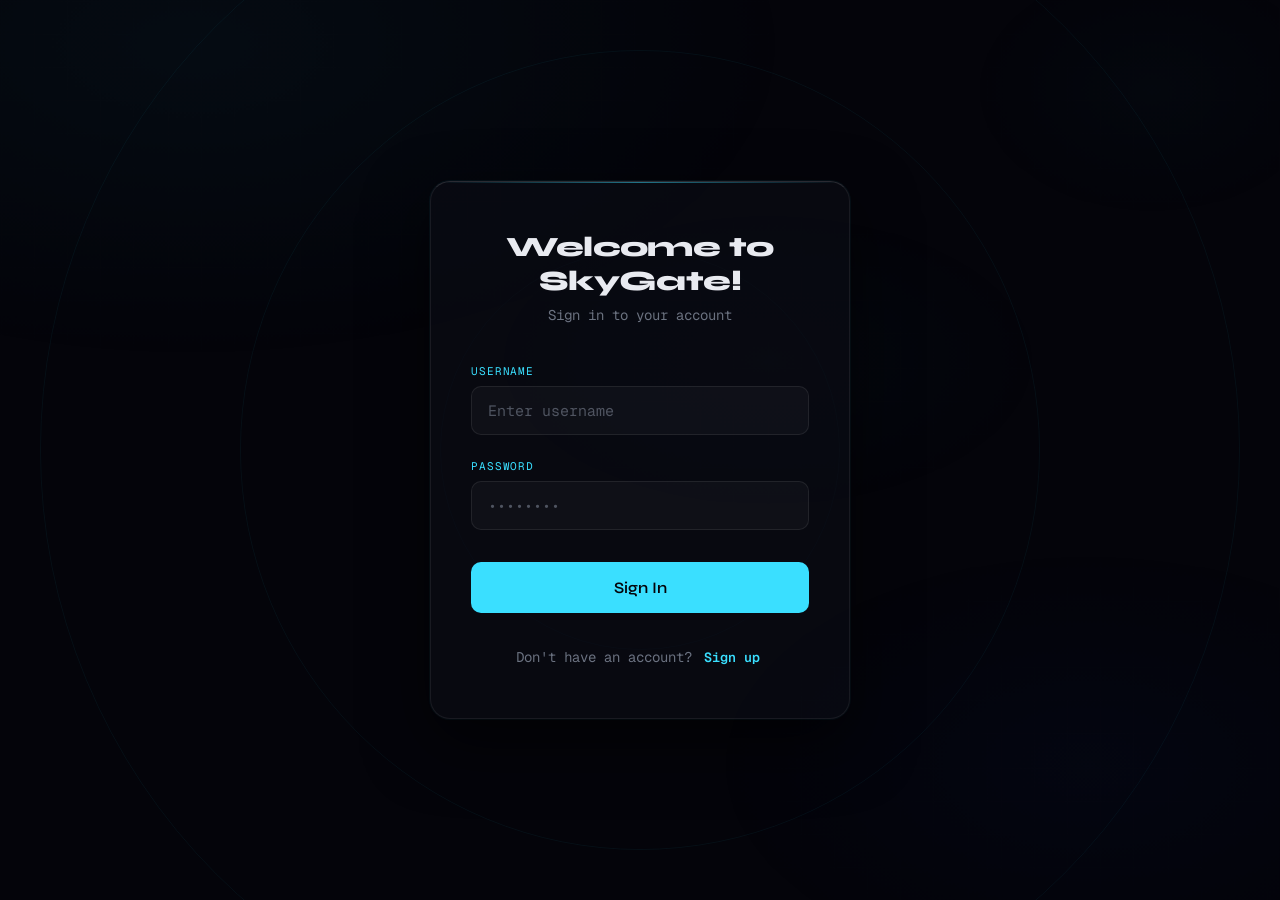
<file: src/frontend/index.html>
<!DOCTYPE html>
<html lang="en" data-theme="dark">
<head>
  <meta charset="UTF-8"/>
  <meta name="viewport" content="width=device-width, initial-scale=1.0"/>
  <title>SkyGate — ADS-B Anomaly Detection</title>
  <link rel="icon" type="image/svg+xml" href="data:image/svg+xml,%3Csvg viewBox='0 0 32 32' fill='none' xmlns='http://www.w3.org/2000/svg'%3E%3Crect width='32' height='32' rx='8' fill='%230a0a0a'/%3E%3Ccircle cx='16' cy='16' r='12' stroke='%2300d4ff' stroke-opacity='0.3' stroke-width='1'/%3E%3Ccircle cx='16' cy='16' r='7' stroke='%2300d4ff' stroke-opacity='0.55' stroke-width='1'/%3E%3Ccircle cx='16' cy='16' r='2.5' fill='%2300d4ff'/%3E%3Cline x1='16' y1='4' x2='16' y2='28' stroke='%2300d4ff' stroke-opacity='0.2' stroke-width='0.6'/%3E%3Cline x1='4' y1='16' x2='28' y2='16' stroke='%2300d4ff' stroke-opacity='0.2' stroke-width='0.6'/%3E%3Cline x1='16' y1='16' x2='25' y2='9' stroke='%2300d4ff' stroke-width='1.4' stroke-linecap='round'/%3E%3Ccircle cx='23' cy='10' r='1.8' fill='%23ff4444'/%3E%3C/svg%3E"/>
  <link rel="preconnect" href="https://fonts.googleapis.com"/>
  <link rel="preconnect" href="https://fonts.gstatic.com" crossorigin/>
  <link href="https://fonts.googleapis.com/css2?family=Geist+Mono:wght@300;400;500;600&family=Instrument+Serif:ital@0;1&family=Syne:wght@400;600;700;800&display=swap" rel="stylesheet"/>
  <link rel="stylesheet" href="styles.css"/>
  <script src="auth-guard.js"></script>
  <style>
    /* ── Hero specific ── */
    .hero { min-height:100vh; display:flex; flex-direction:column; align-items:center; justify-content:center; text-align:center; padding:120px 24px 80px; position:relative; overflow:hidden; z-index:1; }
    .hero-grid { position:absolute; inset:0; background-image:linear-gradient(var(--border) 1px, transparent 1px), linear-gradient(90deg, var(--border) 1px, transparent 1px); background-size:64px 64px; mask-image:radial-gradient(ellipse 90% 80% at 50% 55%, black 20%, transparent 75%); opacity:0.6; transform:perspective(800px) rotateX(8deg); transform-origin:50% 60%; }
    .radar-ring { position:absolute; top:50%; left:50%; transform:translate(-50%,-50%); border-radius:50%; border:1px solid rgba(58,223,255,0.07); pointer-events:none; animation:ringBreath 4s ease-in-out infinite; will-change:transform,opacity; }
    [data-theme="light"] .radar-ring { border-color:rgba(0,122,168,0.09); }
    .radar-ring:nth-child(3) { animation-delay:0s; }
    .radar-ring:nth-child(4) { animation-delay:2s; border-color:rgba(58,223,255,0.10); }
    .radar-ring:nth-child(5) { animation-delay:4s; border-color:rgba(58,223,255,0.14); }
    @keyframes ringBreath { 0%,100% { opacity:1; transform:translate(-50%,-50%) scale(1); } 50% { opacity:.4; transform:translate(-50%,-50%) scale(1.02); } }
    .radar-sweep { position:absolute; top:50%; left:50%; width:340px; height:340px; transform-origin:center center; margin:-170px 0 0 -170px; pointer-events:none; animation:radarSpin 3s linear infinite; will-change:transform; }
    .radar-sweep::after { content:''; position:absolute; inset:0; border-radius:50%; background:conic-gradient(transparent 270deg, rgba(58,223,255,0.00) 270deg, rgba(58,223,255,0.20) 330deg, rgba(58,223,255,0.08) 355deg, transparent 360deg); }
    @keyframes radarSpin { to { transform:rotate(360deg); } }
    .radar-blip { position:absolute; width:6px; height:6px; border-radius:50%; background:var(--red); pointer-events:none; animation:blipPulse 2s ease-in-out infinite; box-shadow:0 0 8px var(--red), 0 0 16px var(--red-dim); will-change:transform,opacity; transform:translateZ(0); }
    .radar-blip:nth-child(1) { top:calc(50% - 100px); left:calc(50% + 80px); animation-delay:0s; }
    .radar-blip:nth-child(2) { top:calc(50% + 40px); left:calc(50% - 130px); animation-delay:1.1s; background:var(--yellow); box-shadow:0 0 8px var(--yellow); }
    .radar-blip:nth-child(3) { top:calc(50% - 30px); left:calc(50% + 180px); animation-delay:2.2s; }
    @keyframes blipPulse { 0%,100% { opacity:0; transform:scale(0.5); } 30%,70% { opacity:1; transform:scale(1); } }
    .hero-eyebrow { display:inline-flex; align-items:center; gap:8px; padding:6px 18px; border-radius:20px; background:var(--accent-dim); border:1px solid rgba(58,223,255,0.2); backdrop-filter:var(--glass-blur-sm); box-shadow:0 1px 0 rgba(58,223,255,0.3) inset, 0 0 24px rgba(58,223,255,0.06); font-family:'Geist Mono',monospace; font-size:11px; color:var(--accent); letter-spacing:.08em; text-transform:uppercase; margin-bottom:32px; animation:fadeUp .7s var(--ease-out) both; }
    .hero h1 { font-size:clamp(48px,8vw,96px); font-weight:800; line-height:1.0; letter-spacing:-.035em; max-width:860px; color:var(--text); animation:fadeUp .7s .12s var(--ease-out) both; }
    .hero h1 em { font-family:'Instrument Serif',serif; font-style:italic; font-weight:400; color:var(--accent); filter:drop-shadow(0 0 32px rgba(58,223,255,0.3)); }
    .hero-sub { max-width:520px; margin-top:24px; font-size:16px; color:var(--text-muted); line-height:1.75; font-weight:400; animation:fadeUp .7s .22s var(--ease-out) both; }
    .hero-actions { display:flex; gap:12px; margin-top:44px; animation:fadeUp .7s .32s var(--ease-out) both; }
    /* Quick-nav cards below stats */
    .quicknav { display:grid; grid-template-columns:repeat(4,1fr); gap:14px; max-width:1120px; margin:0 auto; padding:64px 24px 100px; position:relative; z-index:1; }
    .qcard { background:var(--glass-bg); border:1px solid var(--glass-border); border-top-color:var(--glass-border-top); border-radius:var(--r-xl); padding:28px 28px 24px; text-decoration:none; color:inherit; transition:transform 0.25s var(--spring), box-shadow 0.2s, border-color 0.2s; box-shadow:var(--glass-shadow); backdrop-filter:var(--glass-blur-sm); display:flex; flex-direction:column; gap:10px; animation:fadeUp .5s var(--ease-out) both; position:relative; overflow:hidden; }
    .qcard::after { content:''; position:absolute; inset:0; border-radius:inherit; background:radial-gradient(ellipse 90% 50% at 50% 0%, rgba(58,223,255,0.07) 0%, transparent 70%); opacity:0; transition:opacity .4s; pointer-events:none; }
    .qcard:hover { transform:translateY(-6px) scale(1.01); box-shadow:var(--glass-shadow-hover), var(--glass-glow); border-color:var(--border-hover); }
    .qcard:hover::after { opacity:1; }
    .qcard-icon { font-size:24px; }
    .qcard-label { font-family:'Geist Mono',monospace; font-size:9px; color:var(--accent); letter-spacing:.12em; text-transform:uppercase; }
    .qcard h3 { font-size:16px; font-weight:700; color:var(--text); }
    .qcard p { font-size:12px; color:var(--text-muted); line-height:1.6; }
    .qcard-arrow { margin-top:auto; padding-top:14px; font-size:12px; color:var(--text-dim); font-family:'Geist Mono',monospace; transition:color .2s, transform .2s; }
    .qcard:hover .qcard-arrow { color:var(--accent); transform:translateX(4px); }
    @media(max-width:900px) { .quicknav { grid-template-columns:1fr 1fr; } }
    @media(max-width:500px) { .quicknav { grid-template-columns:1fr; } .hero-actions { flex-direction:column; align-items:center; } }
  </style>
</head>
<body>
<div id="theme-ripple"></div>
<div id="aurora"></div>

<!-- NAV -->
<nav id="main-nav">
  <a href="index.html" class="nav-logo">
    <div style="width:28px;height:28px" id="nav-logo-svg"></div>
    <span class="nav-logo-text">SkyGate</span>
  </a>
  <ul class="nav-links">
    <li><a href="pipeline.html">Pipeline</a></li>
    <li><a href="siem.html">SIEM</a></li>
    <li><a href="monitor.html">Monitor</a></li>
    <li><a href="anomalies.html">Anomalies</a></li>
    <li><a href="features.html">Features</a></li>
  </ul>
  <div class="nav-right">
    <div class="status-pill" id="connection-indicator">
      <span class="status-dot"></span>
      <span id="conn-text">CONNECTING…</span>
    </div>
    <button class="theme-toggle" id="theme-btn" aria-label="Toggle theme" onclick="toggleTheme()">
      <span class="theme-icon icon-sun">☀</span>
      <span class="theme-icon icon-moon">☽</span>
    </button>
    <a href="monitor.html" class="btn btn-primary">Live Monitor</a>
  </div>
</nav>

<!-- HERO -->
<div class="hero">
  <div class="hero-grid"></div>
  <div class="radar-ring" style="width:700px;height:700px"></div>
  <div class="radar-ring" style="width:460px;height:460px"></div>
  <div class="radar-ring" style="width:240px;height:240px"></div>
  <div class="radar-sweep"></div>
  <div class="radar-blip"></div>
  <div class="radar-blip"></div>
  <div class="radar-blip"></div>
  <div class="hero-eyebrow">◆ &nbsp; ADS-B Anomaly Detection System</div>
  <h1>Detect <em>threats</em><br/>before they<br/>become incidents.</h1>
  <p class="hero-sub">SkyGate monitors live ADS-B transponder traffic over Indian airspace using a three-layer ML pipeline — from rule-based heuristics to deep learning autoencoders.</p>
  <div class="hero-actions">
    <a href="monitor.html" class="btn-large btn-primary">View Live Monitor ↗</a>
    <a href="pipeline.html" class="btn-large btn-ghost">Explore Pipeline →</a>
  </div>
</div>

<!-- STATS BAR -->
<div class="stats-bar">
  <div class="stat-item">
    <div class="stat-value"><span id="stat-flights">—</span></div>
    <div class="stat-label">Flights Tracked Today</div>
  </div>
  <div class="stat-item">
    <div class="stat-value"><span id="stat-anomalies">—</span></div>
    <div class="stat-label">Anomalies Flagged</div>
  </div>
  <div class="stat-item">
    <div class="stat-value"><span id="stat-acc">—</span><span style="color:var(--text-muted);font-size:18px">%</span></div>
    <div class="stat-label">Detection Accuracy</div>
  </div>
  <div class="stat-item">
    <div class="stat-value" style="color:var(--green)"><span id="stat-lat">—</span><span style="color:var(--text-muted);font-size:16px">ms</span></div>
    <div class="stat-label">Avg Inference Latency</div>
  </div>
</div>

<!-- QUICK NAV CARDS -->
<div class="quicknav">
  <a href="pipeline.html" class="qcard" style="animation-delay:0ms">
    <div class="qcard-icon">🏗️</div>
    <div class="qcard-label">Detection Pipeline</div>
    <h3>Three-Layer ML</h3>
    <p>Rule engine, Isolation Forest, and a deep autoencoder working in weighted ensemble.</p>
    <div class="qcard-arrow">Explore pipeline →</div>
  </a>
  <a href="monitor.html" class="qcard" style="animation-delay:60ms">
    <div class="qcard-icon">📡</div>
    <div class="qcard-label">Live Feed</div>
    <h3>Real-Time Monitor</h3>
    <p>Live ADS-B stream from OpenSky & adsb.lol with SSE-powered log feed and leaderboard.</p>
    <div class="qcard-arrow">Open monitor →</div>
  </a>
  <a href="anomalies.html" class="qcard" style="animation-delay:120ms">
    <div class="qcard-icon">🚨</div>
    <div class="qcard-label">Anomaly Ledger</div>
    <h3>Flagged Flights</h3>
    <p>Filterable table of all detected anomalies with expandable flight detail panels.</p>
    <div class="qcard-arrow">View anomalies →</div>
  </a>
  <a href="features.html" class="qcard" style="animation-delay:180ms">
    <div class="qcard-icon">⚡</div>
    <div class="qcard-label">Capabilities</div>
    <h3>System Features</h3>
    <p>Sub-second inference, severity triage, modular architecture, and structured logging.</p>
    <div class="qcard-arrow">See features →</div>
  </a>
</div>

<!-- FOOTER -->
<footer>
  <div class="footer-left">
    <span class="footer-logo">SkyGate</span>
    <div class="footer-sep"></div>
    <span class="footer-copy">© 2025 · ADS-B Anomaly Detection</span>
  </div>
  <div class="footer-links">
    <a href="https://github.com/AlanJoseph7/sky-gate" target="_blank">GitHub</a>
    <a href="https://opensky-network.org" target="_blank">OpenSky</a>
    <a href="pipeline.html">Pipeline</a>
    <a href="/api/anomalies" target="_blank">API</a>
  </div>
</footer>

<script src="shared.js"></script>
<script>
  document.getElementById('nav-logo-svg').innerHTML = NAV_LOGO_SVG;
  loadStats();
  connectSSE();
</script>
</body>
</html>
</file>
<file: src/frontend/styles.css>
/* ═══════════════════════════════════════════════════════════════
   DESIGN TOKEN SYSTEM — SkyGate
   PERF: backdrop-filter only on nav/stats/footer (not cards)
         all hover transitions use transform+opacity only
         scan lines removed (full-page repaint on scroll)
         will-change scoped to actively animating elements only
         contain:layout/style/paint on card grids
═══════════════════════════════════════════════════════════════ */
:root {
  --bg: #04040A; --bg-1: #0A0A14; --bg-2: #111120; --bg-3: #18182A;
  --border: rgba(255,255,255,0.06); --border-hover: rgba(255,255,255,0.14); --border-strong: rgba(255,255,255,0.22);
  --text: #F0F0F5; --text-muted: #8888AA; --text-dim: #44445A;
  --accent: #3ADFFF; --accent-dim: rgba(58,223,255,0.09); --accent-glow: rgba(58,223,255,0.18);
  --red: #FF5050; --red-dim: rgba(255,80,80,0.10);
  --yellow: #FFCB30; --yellow-dim: rgba(255,203,48,0.10);
  --green: #30FFAA; --green-dim: rgba(48,255,170,0.09);
  --r: 8px; --r-lg: 16px; --r-xl: 22px;

  /* PERF: blur only on nav-tier elements, reduced from 48px to 24px */
  --glass-nav-blur: blur(24px) saturate(160%);

  /* Cards: no backdrop-filter — slightly more opaque bg compensates visually */
  --glass-bg:          rgba(255,255,255,0.055);
  --glass-bg-strong:   rgba(255,255,255,0.09);
  --glass-border:      rgba(255,255,255,0.09);
  --glass-border-top:  rgba(255,255,255,0.18);
  --glass-border-left: rgba(255,255,255,0.10);

  /* Kept as alias — used by nav/footer/cta only */
  --glass-blur:    blur(24px) saturate(160%);
  --glass-blur-sm: blur(16px) saturate(150%);

  /* Simplified shadows — single layer, not triple-stacked */
  --glass-shadow:       0 2px 20px rgba(0,0,0,0.45), 0 1px 0 rgba(255,255,255,0.07) inset;
  --glass-shadow-hover: 0 6px 40px rgba(0,0,0,0.60), 0 1px 0 rgba(255,255,255,0.12) inset;
  --glass-glow:         0 0 0 1px rgba(58,223,255,0.16);

  --nav-bg:       rgba(4,4,10,0.72);
  --terminal-bg:  rgba(0,0,0,0.30);
  --aurora-1: rgba(58,223,255,0.04); --aurora-2: rgba(30,100,255,0.03); --aurora-3: rgba(58,223,255,0.025);
  --spring:   cubic-bezier(0.25,1.4,0.5,1);
  --ease-out: cubic-bezier(0.2,1,0.4,1);
  --ease-in:  cubic-bezier(0.4,0,1,1);
  --pill-ok-bg: rgba(48,255,170,0.07); --pill-ok-border: rgba(48,255,170,0.22); --pill-ok-dot: #30FFAA;
}

[data-theme="light"] {
  --bg: #F2EEE8; --bg-1: #EAE3DA; --bg-2: #E0D8CC; --bg-3: #D4CABC;
  --border: rgba(70,50,20,0.10); --border-hover: rgba(70,50,20,0.20); --border-strong: rgba(70,50,20,0.30);
  --text: #18140E; --text-muted: #6A5C4A; --text-dim: #A08870;
  --accent: #007AA8; --accent-dim: rgba(0,122,168,0.09); --accent-glow: rgba(0,122,168,0.14);
  --red: #B83030; --red-dim: rgba(184,48,48,0.10);
  --yellow: #8A6208; --yellow-dim: rgba(138,98,8,0.10);
  --green: #147850; --green-dim: rgba(20,120,80,0.09);
  --glass-bg:          rgba(255,252,246,0.62);
  --glass-bg-strong:   rgba(255,252,246,0.82);
  --glass-border:      rgba(70,50,20,0.09); --glass-border-top: rgba(255,255,255,0.88); --glass-border-left: rgba(255,255,255,0.50);
  --glass-shadow:       0 2px 20px rgba(70,50,20,0.10), 0 1px 0 rgba(255,255,255,0.85) inset;
  --glass-shadow-hover: 0 6px 40px rgba(70,50,20,0.16), 0 1px 0 rgba(255,255,255,0.92) inset;
  --nav-bg:       rgba(242,238,232,0.88);
  --terminal-bg:  rgba(10,8,4,0.96);
  --aurora-1: rgba(160,120,50,0.06); --aurora-2: rgba(120,90,30,0.04); --aurora-3: rgba(180,140,60,0.03);
  --pill-ok-bg: rgba(20,120,80,0.09); --pill-ok-border: rgba(20,120,80,0.28); --pill-ok-dot: #147850;
}

/* ── Theme transition ── */
.theme-transitioning *, .theme-transitioning *::before, .theme-transitioning *::after {
  transition: background-color 0.4s var(--ease-out), color 0.35s var(--ease-out),
    border-color 0.35s var(--ease-out), box-shadow 0.35s var(--ease-out) !important;
}

/* ── Theme ripple ── */
#theme-ripple { position:fixed; inset:0; z-index:99998; pointer-events:none; opacity:0; clip-path:circle(0px at var(--rx,50%) var(--ry,50%)); }
#theme-ripple.expanding { opacity:1; clip-path:circle(200vmax at var(--rx,50%) var(--ry,50%)); transition:clip-path 0.6s cubic-bezier(0.22,1,0.36,1); }
#theme-ripple.fading { opacity:0; transition:opacity 0.25s ease; }

/* ── RESET ── */
*, *::before, *::after { margin:0; padding:0; box-sizing:border-box; }
html { scroll-behavior:smooth; background:var(--bg); }
body { background:var(--bg); color:var(--text); font-family:'Syne',sans-serif; }

/* Ensure the card isn't stuck at opacity 0 from the fadeUp animation */
.auth-card {
    opacity: 1;
    animation: fadeUp 0.8s cubic-bezier(0.22, 1, 0.36, 1) forwards;
}

/* Bring the container to the front of the radar rings */
.auth-container {
    position: relative;
    z-index: 100;
}


/* PERF: body::after scan lines REMOVED — fixed repeating-gradient triggers full repaint on every scroll */

/* ── Aurora — one composited layer, will-change:transform ── */
#aurora {
  position:fixed; inset:0; z-index:0; pointer-events:none;
  will-change:transform;
  background:
    radial-gradient(ellipse 80% 60% at 15% 5%,  var(--aurora-1) 0%, transparent 60%),
    radial-gradient(ellipse 55% 45% at 85% 85%, var(--aurora-2) 0%, transparent 55%),
    radial-gradient(ellipse 45% 35% at 60% 40%, var(--aurora-3) 0%, transparent 50%),
    radial-gradient(ellipse 30% 30% at 90% 10%, rgba(58,223,255,0.02) 0%, transparent 50%);
  animation: auroraShift 22s ease-in-out infinite alternate;
}
@keyframes auroraShift {
  0%   { transform:scale(1) translateX(0px); }
  50%  { transform:scale(1.03) translateX(12px); }
  100% { transform:scale(1) translateX(0px); }
}

::-webkit-scrollbar { width:4px; }
::-webkit-scrollbar-track { background:transparent; }
::-webkit-scrollbar-thumb { background:var(--bg-3); border-radius:2px; }

/* ════ NAV — backdrop-filter kept here (single full-width element) ════ */
nav {
  position:fixed; top:0; left:0; right:0; z-index:1000; height:56px;
  display:flex; align-items:center; justify-content:space-between; padding:0 28px;
  background:var(--nav-bg);
  backdrop-filter:var(--glass-nav-blur); -webkit-backdrop-filter:var(--glass-nav-blur);
  border-bottom:1px solid var(--glass-border);
  box-shadow:0 1px 0 var(--glass-border-top) inset, 0 4px 24px rgba(0,0,0,0.22);
  transition:background .3s, border-color .3s;
  contain:layout style;
}
.nav-logo { display:flex; align-items:center; gap:10px; text-decoration:none; }
.nav-logo-text { font-size:15px; font-weight:700; color:var(--text); letter-spacing:.02em; }
.nav-links { display:flex; align-items:center; gap:2px; list-style:none; }
.nav-links a {
  color:var(--text-muted); text-decoration:none; font-size:13px; font-weight:500;
  padding:6px 14px; border-radius:8px;
  transition:color .18s, background .18s;
  letter-spacing:.01em;
}
.nav-links a:hover { color:var(--text); background:rgba(255,255,255,0.06); }
.nav-links a.active { color:var(--accent); background:var(--accent-dim); }
.nav-right { display:flex; align-items:center; gap:8px; }

/* Theme toggle */
.theme-toggle {
  width:36px; height:36px; border-radius:50%;
  border:1px solid var(--glass-border); background:rgba(255,255,255,0.06);
  cursor:pointer; display:flex; align-items:center; justify-content:center;
  position:relative; overflow:hidden; flex-shrink:0;
  transition:transform .2s, opacity .2s;
}
.theme-toggle:hover  { transform:scale(1.08); opacity:.85; }
.theme-toggle:active { transform:scale(0.94); }
.theme-icon { position:absolute; font-size:15px; display:flex; align-items:center; justify-content:center;  transition:transform 0.35s var(--spring), opacity 0.25s; }
.icon-sun  { transform:translateY(0) rotate(0deg); opacity:1; color:#FFFFFF; }
.icon-moon { transform:translateY(28px) rotate(-90deg); opacity:0; }
[data-theme="light"] .icon-sun  { transform:translateY(-28px) rotate(90deg); opacity:0; }
[data-theme="light"] .icon-moon { transform:translateY(0) rotate(0deg); opacity:1; }

/* Status pill */
.status-pill {
  display:flex; align-items:center; gap:6px; padding:5px 12px; border-radius:20px;
  background:var(--pill-ok-bg); border:1px solid var(--pill-ok-border);
  font-family:'Geist Mono',monospace; font-size:11px; color:var(--green); letter-spacing:.05em;
  transition:background .3s, border-color .3s, color .3s;
}
.status-pill.offline { background:var(--red-dim); border-color:rgba(255,80,80,0.25); color:var(--red); }
.status-dot { width:6px; height:6px; border-radius:50%; background:var(--pill-ok-dot); will-change:box-shadow; animation:pulseGreen 2.4s ease-in-out infinite; }
.status-pill.offline .status-dot { background:var(--red); animation:pulseRed 2.4s infinite; }
@keyframes pulseGreen { 0%,100% { box-shadow:0 0 0 0 rgba(48,255,170,.45); } 50% { box-shadow:0 0 0 5px rgba(48,255,170,0); } }
@keyframes pulseRed   { 0%,100% { box-shadow:0 0 0 0 rgba(255,80,80,.45); }  50% { box-shadow:0 0 0 5px rgba(255,80,80,0); } }

/* Nav user info */
.nav-user { display:flex; align-items:center; gap:12px; padding:4px 4px 4px 12px; border-radius:30px; background:rgba(255,255,255,0.04); border:1px solid var(--glass-border); margin-right:8px; }
.user-greeting { font-size:11px; color:var(--text-muted); font-weight:500; font-family:'Geist Mono',monospace; letter-spacing:.02em; }
.user-name { color:var(--text); font-weight:700; }
.signout-btn { width:28px; height:28px; border-radius:50%; border:none; background:rgba(255,255,255,0.06); color:var(--text-dim); cursor:pointer; display:flex; align-items:center; justify-content:center; transition:background .2s, color .2s, transform .2s; }
.signout-btn:hover { background:var(--red-dim); color:var(--red); transform:scale(1.1); }
.signout-btn:active { transform:scale(0.95); }

/* Buttons — transitions on transform+opacity only (composited) */
.btn { padding:7px 16px; border-radius:var(--r); font-family:'Syne',sans-serif; font-size:13px; font-weight:600; cursor:pointer; transition:transform .2s var(--ease-out), opacity .2s; text-decoration:none; letter-spacing:.01em; display:inline-flex; align-items:center; }
.btn-primary { background:rgba(240,240,245,0.92); border:1px solid rgba(255,255,255,0.28); color:#04040A; box-shadow:0 1px 0 rgba(255,255,255,0.45) inset; }
.btn-primary:hover  { transform:translateY(-1px) scale(1.02); }
.btn-primary:active { transform:scale(0.97); }
[data-theme="light"] .btn-primary { background:#18140E; color:#F2EEE8; border-color:transparent; box-shadow:none; }

.btn-large { padding:13px 28px; font-size:14px; border-radius:14px; font-family:'Syne',sans-serif; font-weight:600; cursor:pointer; transition:transform .25s var(--ease-out), box-shadow .25s; text-decoration:none; letter-spacing:.01em; display:inline-flex; align-items:center; gap:8px; }
.btn-large.btn-primary { background:rgba(240,240,245,0.94); border:1px solid rgba(255,255,255,0.32); color:#04040A; box-shadow:0 1px 0 rgba(255,255,255,0.55) inset, 0 3px 16px rgba(0,0,0,0.25); }
.btn-large.btn-primary:hover  { transform:translateY(-2px) scale(1.02); box-shadow:0 1px 0 rgba(255,255,255,0.55) inset, 0 8px 28px rgba(255,255,255,0.12); }
.btn-large.btn-primary:active { transform:scale(0.97); }
[data-theme="light"] .btn-large.btn-primary { background:#18140E; color:#F2EEE8; border-color:transparent; box-shadow:none; }
[data-theme="light"] .btn-large.btn-primary:hover { transform:translateY(-2px) scale(1.02); }
.btn-large.btn-ghost { background:var(--glass-bg); border:1px solid var(--glass-border); border-top-color:var(--glass-border-top); color:var(--text); box-shadow:0 1px 0 var(--glass-border-top) inset; }
.btn-large.btn-ghost:hover  { transform:translateY(-2px); background:var(--glass-bg-strong); border-color:var(--border-hover); }
.btn-large.btn-ghost:active { transform:scale(0.97); }

/* ════ PAGE SHELL ════ */
.page-shell { padding-top:56px; min-height:100vh; position:relative; z-index:1; }

/* ════ PAGE HERO ════ */
.page-hero { padding:64px 24px 48px; max-width:1120px; margin:0 auto; position:relative; z-index:1; animation:fadeUp .5s var(--ease-out) both; }
.page-hero .section-label { font-family:'Geist Mono',monospace; font-size:10px; color:var(--accent); letter-spacing:.14em; text-transform:uppercase; margin-bottom:16px; opacity:.8; }
.page-hero h1 { font-size:clamp(32px,5vw,60px); font-weight:800; letter-spacing:-.03em; line-height:1.1; color:var(--text); }
.page-hero h1 em { font-family:'Instrument Serif',serif; font-style:italic; font-weight:400; color:var(--accent); }
.page-hero p { margin-top:14px; font-size:15px; color:var(--text-muted); line-height:1.7; max-width:520px; }

/* ════ INNER SECTION ════ */
section.inner { padding:0 24px 100px; max-width:1120px; margin:0 auto; position:relative; z-index:1; }
.section-label { font-family:'Geist Mono',monospace; font-size:10px; color:var(--accent); letter-spacing:.14em; text-transform:uppercase; margin-bottom:16px; opacity:.8; }
.section-title { font-size:clamp(28px,4vw,48px); font-weight:800; letter-spacing:-.025em; line-height:1.1; max-width:580px; color:var(--text); }
.section-title em { font-family:'Instrument Serif',serif; font-style:italic; font-weight:400; color:var(--text-muted); }
@keyframes fadeUp { from { opacity:0; transform:translateY(20px); } to { opacity:1; transform:translateY(0); } }

/* ════ STATS BAR — backdrop-filter kept (single full-width stripe) ════ */
.stats-bar {
  position:relative; z-index:1; display:flex; justify-content:center;
  background:var(--nav-bg);
  backdrop-filter:var(--glass-nav-blur); -webkit-backdrop-filter:var(--glass-nav-blur);
  border-top:1px solid var(--glass-border); border-bottom:1px solid var(--glass-border);
  box-shadow:0 1px 0 var(--glass-border-top) inset;
  contain:layout style;
}
.stat-item { flex:1; min-width:160px; max-width:270px; padding:28px 36px; border-right:1px solid var(--glass-border); transition:background .18s; cursor:default; }
.stat-item:hover { background:rgba(255,255,255,0.03); }
.stat-item:last-child { border-right:none; }
.stat-value { font-size:30px; font-weight:800; letter-spacing:-.025em; font-family:'Geist Mono',monospace; color:var(--text); }
.stat-value span { color:var(--accent); }
.stat-label { font-size:11px; color:var(--text-muted); font-weight:500; letter-spacing:.03em; margin-top:5px; text-transform:uppercase; }

/* ════ BADGES ════ */
.badge { display:inline-flex; align-items:center; gap:5px; padding:3px 9px; border-radius:6px; font-size:10px; font-weight:600; letter-spacing:.05em; }
.badge-red    { background:var(--red-dim);    color:var(--red);    border:1px solid rgba(255,80,80,.2);   animation:badgePulseCrit 2.8s ease-in-out infinite; }
.badge-yellow { background:var(--yellow-dim); color:var(--yellow); border:1px solid rgba(255,203,48,.2); }
.badge-green  { background:var(--green-dim);  color:var(--green);  border:1px solid rgba(48,255,170,.2); }
.badge-blue   { background:var(--accent-dim); color:var(--accent); border:1px solid rgba(58,223,255,.2); }
@keyframes badgePulseCrit { 0%,100% { box-shadow:0 0 0 0 rgba(255,80,80,0.32); } 50% { box-shadow:0 0 0 4px rgba(255,80,80,0); } }

/* ════ PIPELINE CARDS — NO backdrop-filter, contain:layout style paint ════ */
.pipeline-grid { display:grid; grid-template-columns:1fr 1fr 1fr; gap:14px; margin-top:48px; contain:layout style; }
.pipeline-card {
  background:var(--glass-bg);
  border:1px solid var(--glass-border); border-top-color:var(--glass-border-top); border-left-color:var(--glass-border-left);
  border-radius:var(--r-xl); padding:34px; position:relative; overflow:hidden;
  transition:transform 0.25s var(--spring);
  box-shadow:var(--glass-shadow); cursor:default;
  animation:fadeUp .45s var(--ease-out) both;
  contain:layout style paint;
}
.pipeline-card::before { content:attr(data-num); position:absolute; top:-10px; right:16px; font-family:'Geist Mono',monospace; font-size:96px; font-weight:700; color:rgba(255,255,255,0.022); line-height:1; pointer-events:none; user-select:none; }
[data-theme="light"] .pipeline-card::before { color:rgba(70,50,20,0.035); }
.pipeline-card::after { content:''; position:absolute; inset:0; border-radius:inherit; background:linear-gradient(155deg, rgba(58,223,255,0.07) 0%, transparent 50%); opacity:0; transition:opacity .3s; pointer-events:none; }
[data-theme="light"] .pipeline-card::after { background:linear-gradient(155deg, rgba(0,122,168,0.05) 0%, transparent 50%); }
.pipeline-card:hover { transform:translateY(-5px) scale(1.01); }
.pipeline-card:hover::after { opacity:1; }
.pipeline-icon { width:44px; height:44px; border-radius:14px; display:flex; align-items:center; justify-content:center; margin-bottom:22px; font-size:20px; border:1px solid var(--glass-border); box-shadow:0 1px 0 var(--glass-border-top) inset; }
.pipeline-card h3 { font-size:16px; font-weight:700; margin-bottom:10px; color:var(--text); }
.pipeline-card p  { font-size:13px; color:var(--text-muted); line-height:1.75; }
.pipeline-tag { display:inline-block; margin-top:18px; padding:4px 10px; border-radius:6px; font-family:'Geist Mono',monospace; font-size:10px; letter-spacing:.06em; font-weight:500; border:1px solid transparent; }

/* ════ CODE BLOCK ════ */
.code-block {
  background:rgba(0,0,0,0.30); border:1px solid var(--glass-border); border-top-color:var(--glass-border-top);
  border-radius:var(--r-lg); padding:26px 30px; font-family:'Geist Mono',monospace; font-size:13px; line-height:1.9;
  margin-top:32px; overflow-x:auto; box-shadow:var(--glass-shadow); position:relative;
}
.code-block::before { content:''; position:absolute; top:0; left:0; right:0; height:1px; background:linear-gradient(90deg, transparent 5%, var(--glass-border-top) 30%, var(--glass-border-top) 70%, transparent 95%); }
[data-theme="light"] .code-block { background:#110E08; color:#DDD6CC; border-color:rgba(70,50,20,0.2); }
.code-block .kw  { color:var(--accent); }
.code-block .fn  { color:#c792ea; }
.code-block .str { color:var(--green); }
.code-block .cmt { color:var(--text-dim); }
[data-theme="light"] .code-block .cmt { color:#605A4E; }
.code-block .num { color:var(--yellow); }

/* ════ MONITOR — no backdrop-filter on wrappers ════ */
.dashboard-grid { margin-top:48px; display:grid; grid-template-columns:1.5fr 1fr; gap:16px; align-items:stretch; position:relative; z-index:2; contain:layout style; }
.monitor-wrap, .leaderboard-wrap {
  border-radius:var(--r-xl); overflow:hidden; background:var(--glass-bg);
  border:1px solid var(--glass-border); border-top-color:var(--glass-border-top);
  box-shadow:var(--glass-shadow); display:flex; flex-direction:column;
}
.monitor-header, .leaderboard-header {
  padding:14px 22px; background:rgba(0,0,0,0.26); border-bottom:1px solid var(--glass-border);
  display:flex; align-items:center; justify-content:space-between;
}
[data-theme="light"] .monitor-header, [data-theme="light"] .leaderboard-header { background:rgba(12,8,4,0.90); border-bottom-color:rgba(255,255,255,0.06); }
.lb-select { background:rgba(255,255,255,0.06); color:var(--text); border:1px solid var(--glass-border); border-radius:6px; padding:4px 8px; font-family:'Geist Mono',monospace; font-size:10px; outline:none; cursor:pointer; text-transform:uppercase; transition:background .18s; }
.lb-select:hover { background:rgba(255,255,255,0.09); }
.lb-select option { background:var(--bg); color:var(--text); }
.leaderboard-body { padding:22px 24px; display:flex; flex-direction:column; gap:20px; overflow-y:auto; flex:1; }
.lb-item { display:flex; flex-direction:column; gap:8px; opacity:0; animation:logSlideIn 0.32s ease forwards; }
.lb-info { display:flex; justify-content:space-between; font-family:'Geist Mono',monospace; font-size:11px; }
.lb-name { color:var(--text); font-weight:600; letter-spacing:.02em; }
.lb-stat { color:var(--text-dim); font-weight:500; }
.lb-bar-bg { width:100%; height:4px; background:rgba(255,255,255,0.06); border-radius:2px; overflow:hidden; }
[data-theme="light"] .lb-bar-bg { background:rgba(70,50,20,0.12); }
.lb-bar-fill { height:100%; border-radius:2px; transition:width 0.65s var(--ease-out); }
.monitor-dots { display:flex; gap:7px; }
.monitor-dots span { width:11px; height:11px; border-radius:50%; cursor:pointer; }
.dot-r { background:#ff5f57; } .dot-y { background:#febc2e; } .dot-g { background:#28c840; }
.monitor-title { font-family:'Geist Mono',monospace; font-size:11px; color:#555; letter-spacing:.04em; }
.monitor-badge { display:flex; align-items:center; gap:6px; font-family:'Geist Mono',monospace; font-size:10px; color:var(--green); letter-spacing:.04em; }
.pkt-count { font-size:10px; color:#555; font-family:'Geist Mono',monospace; }
.pkt-count.pop { animation:countPop 0.28s ease; }
@keyframes countPop { 0% { color:var(--accent); transform:scale(1.15); } 100% { color:#555; transform:scale(1); } }

/* Terminal — contain:strict for isolated scrolling layer */
.monitor-body {
  padding:20px 24px; font-family:'Geist Mono',monospace; font-size:12px; line-height:2.1;
  min-height:320px; overflow-y:auto; max-height:400px; background:var(--terminal-bg);
  position:relative;
  contain:strict;
}
/* Simplified sweep — translateY only (composited), no gradient recalc */
.monitor-body::after {
  content:''; position:absolute; left:0; right:0; height:2px; top:0;
  background:rgba(58,223,255,0.055); pointer-events:none;
  will-change:transform;
  animation:termScan 5.5s linear infinite;
}
@keyframes termScan { from { transform:translateY(0); } to { transform:translateY(400px); } }

/* Log lines */
.log-line { display:flex; gap:16px; opacity:0; border-radius:5px; padding:2px 8px 2px 16px; margin:0 -8px; position:relative; animation:logSlideIn .28s var(--ease-out) forwards; }
.log-line::before { content:''; position:absolute; left:0; top:10%; width:2px; height:0; border-radius:1px; animation:barGrow 0.18s 0.06s ease forwards; }
@keyframes barGrow { to { height:80%; } }
.log-info::before  { background:var(--accent); } .log-warn::before  { background:var(--yellow); }
.log-alert::before { background:var(--red); }   .log-ok::before    { background:var(--green); }
@keyframes logSlideIn { from { opacity:0; transform:translateX(-8px); } to { opacity:1; transform:translateX(0); } }
.log-flash       { animation:logSlideIn .28s var(--ease-out) forwards, logFlashInfo  .75s .04s ease forwards; }
.log-flash-warn  { animation:logSlideIn .28s var(--ease-out) forwards, logFlashWarn  .75s .04s ease forwards; }
.log-flash-alert { animation:logSlideIn .28s var(--ease-out) forwards, logFlashAlert 1.1s .04s ease forwards; }
@keyframes logFlashInfo  { 0% { background:rgba(58,223,255,0.09) }  100% { background:transparent } }
@keyframes logFlashWarn  { 0% { background:rgba(255,203,48,0.08) }  100% { background:transparent } }
@keyframes logFlashAlert { 0% { background:rgba(255,80,80,0.13); }  60% { background:rgba(255,80,80,0.03); } 100% { background:transparent; } }
.log-time  { color:var(--text-dim); min-width:82px; }
.log-level { min-width:62px; font-weight:600; }
.log-msg   { color:var(--text-muted); flex:1; }
.log-value { color:var(--text); }
.level-info  { color:var(--accent); } .level-warn  { color:var(--yellow); }
.level-alert { color:var(--red); }    .level-ok    { color:var(--green); } .level-error { color:var(--red); }

/* ════ TABLE — contain:layout style ════ */
.table-wrap { margin-top:48px; border-radius:var(--r-xl); overflow:hidden; background:var(--glass-bg); border:1px solid var(--glass-border); border-top-color:var(--glass-border-top); box-shadow:var(--glass-shadow); contain:layout style; }
.table-header { padding:16px 24px; background:rgba(255,255,255,0.02); border-bottom:1px solid var(--glass-border); display:flex; align-items:center; justify-content:space-between; }
[data-theme="light"] .table-header { background:rgba(70,50,20,0.03); }
.table-header-title { font-size:13px; font-weight:700; color:var(--text); }
.filter-tabs { display:flex; gap:4px; }
.filter-tab { padding:5px 13px; border-radius:7px; font-size:11px; font-weight:600; cursor:pointer; border:1px solid transparent; transition:background .18s, color .18s; font-family:'Geist Mono',monospace; letter-spacing:.04em; color:var(--text-dim); }
.filter-tab.active { background:var(--glass-bg-strong); border-color:var(--glass-border); border-top-color:var(--glass-border-top); color:var(--text); }
.filter-tab:hover:not(.active) { color:var(--text-muted); background:rgba(255,255,255,0.04); }
table { width:100%; border-collapse:collapse; font-size:12px; }
thead th { padding:11px 20px; text-align:left; font-family:'Geist Mono',monospace; font-size:10px; font-weight:500; color:var(--text-dim); letter-spacing:.10em; text-transform:uppercase; border-bottom:1px solid var(--glass-border); background:rgba(0,0,0,0.10); }
[data-theme="light"] thead th { background:rgba(70,50,20,0.04); }
#anomaly-tbody { transition:opacity 0.16s ease, transform 0.16s ease; }
#anomaly-tbody.fading { opacity:0; transform:translateY(4px); pointer-events:none; }
.data-row { border-bottom:1px solid rgba(255,255,255,0.036); position:relative; transition:background .14s; cursor:pointer; animation:rowReveal .28s var(--ease-out) both; }
[data-theme="light"] .data-row { border-bottom-color:rgba(70,50,20,0.06); }
.data-row:hover { background:rgba(255,255,255,0.034); }
[data-theme="light"] .data-row:hover { background:rgba(70,50,20,0.04); }
/* PERF: left bar via opacity toggle, not width animation */
.data-row::before { content:''; position:absolute; left:0; top:0; bottom:0; width:2px; background:var(--accent); opacity:0; transition:opacity .14s; }
.data-row:hover::before { opacity:0.65; }
.data-row.expanded { background:rgba(58,223,255,0.034); border-bottom-color:transparent; }
.data-row.expanded::before { opacity:1; }
.expand-chevron { display:inline-flex; align-items:center; justify-content:center; width:20px; height:20px; border-radius:6px; background:rgba(255,255,255,0.05); border:1px solid var(--glass-border); color:var(--text-dim); font-size:10px; transition:transform .3s var(--spring), background .18s, color .18s; flex-shrink:0; }
.data-row.expanded .expand-chevron { transform:rotate(180deg); background:var(--accent-dim); border-color:rgba(58,223,255,0.28); color:var(--accent); }
@keyframes rowReveal { 0% { opacity:0; transform:translateX(-6px); } 100% { opacity:1; transform:translateX(0); } }
tbody td { padding:15px 20px; font-family:'Geist Mono',monospace; font-size:12px; color:var(--text-muted); vertical-align:middle; }
tbody td:first-child { color:var(--text); font-weight:600; }
.detail-row { border-bottom:1px solid var(--glass-border); }
.detail-row td { padding:0 !important; }
.detail-panel { width:100%; overflow:hidden; max-height:0; transition:max-height 0.42s cubic-bezier(0.16,1,0.3,1); }
.detail-panel.open { max-height:800px; }
.detail-inner { padding:24px 28px 28px; background:linear-gradient(135deg, rgba(58,223,255,0.025) 0%, rgba(0,0,0,0.12) 100%); border-top:1px solid rgba(58,223,255,0.09); display:grid; grid-template-columns:auto 1fr; gap:24px; opacity:0; transform:translateY(6px); transition:opacity 0.28s 0.07s var(--ease-out), transform 0.28s 0.07s var(--ease-out); }
.detail-panel.open .detail-inner { opacity:1; transform:translateY(0); }
[data-theme="light"] .detail-inner { background:linear-gradient(135deg, rgba(0,122,168,0.03) 0%, rgba(70,50,20,0.04) 100%); border-top-color:rgba(0,122,168,0.09); }
.detail-aircraft-art { width:140px; height:120px; border-radius:12px; background:rgba(0,0,0,0.22); border:1px solid var(--glass-border); border-top-color:var(--glass-border-top); display:flex; align-items:center; justify-content:center; flex-shrink:0; position:relative; overflow:hidden; }
[data-theme="light"] .detail-aircraft-art { background:rgba(70,50,20,0.06); }
.detail-aircraft-art .art-label { position:absolute; bottom:8px; left:0; right:0; text-align:center; font-family:'Geist Mono',monospace; font-size:9px; color:var(--text-dim); letter-spacing:.06em; }
.detail-grid { display:grid; grid-template-columns:repeat(3,1fr); gap:14px; align-content:start; }
.detail-field { display:flex; flex-direction:column; gap:3px; }
.detail-field-label { font-family:'Geist Mono',monospace; font-size:9px; color:var(--text-dim); letter-spacing:.10em; text-transform:uppercase; }
.detail-field-value { font-family:'Geist Mono',monospace; font-size:13px; color:var(--text); font-weight:500; display:flex; align-items:center; gap:6px; }
.detail-field-value.accent { color:var(--accent); } .detail-field-value.green { color:var(--green); } .detail-field-value.red { color:var(--red); } .detail-field-value.yellow { color:var(--yellow); }
.detail-route { grid-column:1/-1; display:flex; align-items:center; gap:12px; padding:12px 16px; border-radius:10px; background:rgba(255,255,255,0.04); border:1px solid var(--glass-border); border-top-color:var(--glass-border-top); }
.route-airport { text-align:center; }
.route-iata { font-size:18px; font-weight:800; letter-spacing:-.02em; color:var(--text); font-family:'Geist Mono',monospace; }
.route-city { font-size:10px; color:var(--text-dim); letter-spacing:.04em; margin-top:2px; }
.route-line { flex:1; display:flex; align-items:center; gap:6px; }
.route-dash { flex:1; height:1px; background:linear-gradient(90deg, var(--accent), var(--text-dim)); opacity:0.26; }
.route-plane { font-size:14px; }
.route-dot { width:5px; height:5px; border-radius:50%; background:var(--accent); opacity:0.45; }
.detail-loading { display:flex; align-items:center; gap:10px; padding:20px 28px; font-family:'Geist Mono',monospace; font-size:12px; color:var(--text-dim); }
.detail-spinner { width:14px; height:14px; border-radius:50%; border:1.5px solid rgba(255,255,255,0.08); border-top-color:var(--accent); will-change:transform; animation:spin .7s linear infinite; }
@keyframes spin { to { transform:rotate(360deg); } }
.score-wrap { display:flex; align-items:center; gap:8px; }
.score-bar { width:40px; height:3px; background:rgba(255,255,255,0.07); border-radius:2px; overflow:hidden; }
[data-theme="light"] .score-bar { background:rgba(70,50,20,0.12); }
.score-fill { height:100%; border-radius:2px; transition:width 0.6s var(--ease-out); }

/* ════ FEATURES GRID — no backdrop-filter, contain on grid and cards ════ */
.features-grid { display:grid; grid-template-columns:repeat(3,1fr); gap:14px; margin-top:48px; contain:layout style; }
.feature-card {
  background:var(--glass-bg); border:1px solid var(--glass-border); border-top-color:var(--glass-border-top);
  border-radius:var(--r-xl); padding:30px;
  transition:transform 0.25s var(--spring);
  position:relative; overflow:hidden; box-shadow:var(--glass-shadow);
  animation:fadeUp .45s var(--ease-out) both;
  contain:layout style paint;
}
.feature-card::before { content:''; position:absolute; top:0; left:0; right:0; height:1px; background:linear-gradient(90deg, transparent, rgba(58,223,255,0.42), transparent); opacity:0; transition:opacity .28s; }
[data-theme="light"] .feature-card::before { background:linear-gradient(90deg, transparent, rgba(0,122,168,0.32), transparent); }
.feature-card:hover { transform:translateY(-4px) scale(1.01); }
.feature-card:hover::before { opacity:1; }
.feature-icon { font-size:22px; margin-bottom:16px; }
.feature-card h4 { font-size:14px; font-weight:700; margin-bottom:8px; color:var(--text); }
.feature-card p  { font-size:13px; color:var(--text-muted); line-height:1.65; }

/* ════ CTA — backdrop-filter kept (single card, static) ════ */
.cta-section { max-width:1120px; margin:0 auto; padding:0 24px 100px; position:relative; z-index:1; }
.cta-card {
  border-radius:var(--r-xl); padding:76px 68px; text-align:center;
  background:var(--glass-bg);
  backdrop-filter:var(--glass-nav-blur); -webkit-backdrop-filter:var(--glass-nav-blur);
  border:1px solid var(--glass-border); border-top-color:var(--glass-border-top);
  position:relative; overflow:hidden; box-shadow:var(--glass-shadow);
}
.cta-card::before { content:''; position:absolute; top:-120px; left:50%; width:600px; height:260px; transform:translateX(-50%); background:radial-gradient(ellipse, var(--accent-glow) 0%, transparent 65%); pointer-events:none; will-change:opacity; animation:ctaGlow 5s ease-in-out infinite alternate; }
@keyframes ctaGlow { 0% { opacity:.5; } 100% { opacity:.88; } }
.cta-card h2 { font-size:clamp(28px,4vw,50px); font-weight:800; letter-spacing:-.025em; margin-bottom:16px; position:relative; color:var(--text); }
.cta-card p  { font-size:16px; color:var(--text-muted); margin-bottom:36px; max-width:440px; margin-left:auto; margin-right:auto; line-height:1.6; position:relative; }
.cta-actions { display:flex; gap:12px; justify-content:center; position:relative; }

/* ════ FOOTER — backdrop-filter kept (single stripe) ════ */
footer {
  position:relative; z-index:1; border-top:1px solid var(--glass-border);
  background:var(--nav-bg);
  backdrop-filter:var(--glass-nav-blur); -webkit-backdrop-filter:var(--glass-nav-blur);
  padding:32px 36px; display:flex; align-items:center; justify-content:space-between;
}
[data-theme="light"] footer { background:rgba(242,238,232,0.85); }
.footer-left { display:flex; align-items:center; gap:14px; }
.footer-logo { font-size:13px; font-weight:700; color:var(--text-muted); }
.footer-sep { width:1px; height:14px; background:var(--border); }
.footer-copy { font-family:'Geist Mono',monospace; font-size:11px; color:var(--text-dim); }
.footer-links { display:flex; gap:20px; }
.footer-links a { font-size:12px; color:var(--text-dim); text-decoration:none; transition:color .18s; font-family:'Geist Mono',monospace; }
.footer-links a:hover { color:var(--text-muted); }
hr.section-div { border:none; border-top:1px solid var(--glass-border); position:relative; z-index:1; }
.empty-state { padding:44px; text-align:center; color:var(--text-dim); font-family:'Geist Mono',monospace; font-size:12px; letter-spacing:.04em; }

/* ════ AIRSPACE SELECTOR ════ */
.airspace-selector {
  background: var(--bg-2);
  backdrop-filter: var(--glass-nav-blur);
  -webkit-backdrop-filter: var(--glass-nav-blur);
  border: 1px solid var(--border-strong);
  border-top: 1px solid var(--glass-border-top);
  border-radius: var(--r-xl);
  padding: 24px;
  box-shadow: 0 16px 40px rgba(0,0,0,0.6), 0 0 0 1px rgba(255,255,255,0.05);
  contain: layout style;
  animation: fadeUp .3s cubic-bezier(0.16,1,0.3,1) both;
}
[data-theme="light"] .airspace-selector { background: #F8F5F0; border-color: rgba(70,50,20,0.2); box-shadow: 0 16px 40px rgba(70,50,20,0.15); }

.airspace-header {
  display: flex;
  align-items: center;
  justify-content: space-between;
  margin-bottom: 14px;
}
.airspace-header span {
  font-size: 12px;
  font-weight: 700;
  color: var(--text);
  font-family: 'Geist Mono', monospace;
  letter-spacing: .06em;
  text-transform: uppercase;
}

/* Monitor All button */
.monitor-all-btn {
  width: 100%;
  padding: 9px 14px;
  border-radius: var(--r);
  border: 1px solid var(--glass-border);
  border-top-color: var(--glass-border-top);
  background: var(--glass-bg-strong);
  color: var(--text-muted);
  font-family: 'Geist Mono', monospace;
  font-size: 11px;
  font-weight: 600;
  letter-spacing: .04em;
  cursor: pointer;
  transition: background .18s, color .18s, border-color .18s, transform .18s var(--ease-out);
  margin-bottom: 8px;
  display: flex;
  align-items: center;
  justify-content: center;
  gap: 7px;
}
.monitor-all-btn:hover { background: rgba(255,255,255,0.10); color: var(--text); transform: translateY(-1px); }
.monitor-all-btn:active { transform: scale(0.98); }
.monitor-all-btn.active {
  background: var(--red-dim);
  border-color: rgba(255,80,80,0.30);
  color: var(--red);
}
.monitor-all-btn.active:hover { background: rgba(255,80,80,0.18); }

/* Detect Location button */
.detect-location-btn {
  width: 100%;
  padding: 9px 14px;
  border-radius: var(--r);
  border: 1px solid var(--glass-border);
  border-top-color: var(--glass-border-top);
  background: var(--glass-bg-strong);
  color: var(--text-muted);
  font-family: 'Geist Mono', monospace;
  font-size: 11px;
  font-weight: 600;
  letter-spacing: .04em;
  cursor: pointer;
  transition: background .18s, color .18s, border-color .18s, transform .18s var(--ease-out);
  margin-bottom: 12px;
  display: flex;
  align-items: center;
  justify-content: center;
  gap: 7px;
}
.detect-location-btn:hover { background: rgba(255,255,255,0.10); color: var(--text); transform: translateY(-1px); }
.detect-location-btn:active { transform: scale(0.98); }
.detect-location-btn:disabled {
  opacity: .55;
  cursor: not-allowed;
  transform: none;
}
.detect-location-btn:disabled .loc-icon {
  animation: locPulse 1s ease-in-out infinite;
}
@keyframes locPulse {
  0%,100% { transform: scale(1);   opacity: 1; }
  50%      { transform: scale(1.3); opacity: 0.6; }
}

/* Region divider */
.airspace-divider {
  width: 100%;
  height: 1px;
  background: var(--glass-border);
  margin-bottom: 12px;
}

/* Region pill grid — 3 columns */
.airspace-grid {
  display: grid;
  grid-template-columns: repeat(3, 1fr);
  gap: 6px;
  margin-bottom: 14px;
  max-height: 220px;
  overflow-y: auto;
  overflow-x: hidden;
  padding-right: 4px;
}
.airspace-grid::-webkit-scrollbar {
  width: 6px;
}
.airspace-grid::-webkit-scrollbar-track {
  background: transparent;
}
.airspace-grid::-webkit-scrollbar-thumb {
  background: var(--border-hover);
  border-radius: 3px;
}
.airspace-grid::-webkit-scrollbar-thumb:hover {
  background: var(--border-strong);
}

.region-pill {
  padding: 7px 6px;
  border-radius: var(--r);
  border: 1px solid var(--glass-border);
  background: transparent;
  color: var(--text-dim);
  font-family: 'Geist Mono', monospace;
  font-size: 10px;
  font-weight: 600;
  letter-spacing: .03em;
  cursor: pointer;
  text-align: center;
  transition: background .16s, color .16s, border-color .16s, transform .16s var(--ease-out);
  white-space: nowrap;
  overflow: hidden;
  text-overflow: ellipsis;
}
.region-pill:hover:not(.active) {
  background: rgba(255,255,255,0.06);
  color: var(--text-muted);
  transform: translateY(-1px);
}
.region-pill:active { transform: scale(0.97); }
.region-pill.active {
  background: var(--accent-dim);
  border-color: rgba(58,223,255,0.30);
  color: var(--accent);
}
.region-pill.active:hover { background: rgba(58,223,255,0.14); }
[data-theme="light"] .region-pill.active {
  background: rgba(0,122,168,0.09);
  border-color: rgba(0,122,168,0.30);
  color: var(--accent);
}

/* Status line at the bottom of the card */
.airspace-status {
  font-family: 'Geist Mono', monospace;
  font-size: 10px;
  color: var(--text-dim);
  letter-spacing: .04em;
  text-align: center;
  padding-top: 4px;
  transition: color .2s;
  min-height: 16px;
}

/* ════ REDESIGNED AIRSPACE SELECTOR — Grouped collapsibles ════ */

.airspace-search {
  width: 100%;
  padding: 10px 12px;
  border-radius: var(--r);
  border: 1px solid var(--border);
  background: var(--glass-bg);
  color: var(--text-muted);
  font-family: 'Geist Mono', monospace;
  font-size: 12px;
  margin-bottom: 12px;
  transition: border-color .2s, background .2s;
}
.airspace-search:focus {
  outline: none;
  border-color: var(--accent);
  background: var(--glass-bg-strong);
  color: var(--text);
}
.airspace-search::placeholder {
  color: var(--text-dim);
}

.airspace-quick-actions {
  display: flex;
  gap: 8px;
  margin-bottom: 12px;
  flex-wrap: wrap;
}
.airspace-quick-btn {
  flex: 1;
  min-width: 120px;
  padding: 8px 12px;
  border-radius: var(--r);
  border: 1px solid var(--border);
  background: transparent;
  color: var(--text-muted);
  font-family: 'Geist Mono', monospace;
  font-size: 11px;
  font-weight: 600;
  letter-spacing: .02em;
  cursor: pointer;
  transition: all .16s var(--ease-out);
  white-space: nowrap;
}
.airspace-quick-btn:hover {
  background: var(--glass-bg-strong);
  border-color: var(--border-hover);
  color: var(--text);
  transform: translateY(-1px);
}
.airspace-quick-btn:active {
  transform: scale(0.97);
}

/* Region groups container */
.airspace-groups {
  display: flex;
  flex-direction: column;
  gap: 8px;
  max-height: 400px;
  overflow-y: auto;
  padding-right: 4px;
}
.airspace-groups::-webkit-scrollbar {
  width: 6px;
}
.airspace-groups::-webkit-scrollbar-track {
  background: transparent;
}
.airspace-groups::-webkit-scrollbar-thumb {
  background: var(--border-hover);
  border-radius: 3px;
}
.airspace-groups::-webkit-scrollbar-thumb:hover {
  background: var(--border-strong);
}

/* Collapsible group */
.region-group {
  border: 1px solid var(--border);
  border-radius: var(--r);
  background: var(--glass-bg);
  overflow: hidden;
  transition: background .2s;
}
.region-group.collapsed {
  background: transparent;
}

.group-header {
  display: flex;
  align-items: center;
  gap: 8px;
  padding: 10px 12px;
  cursor: pointer;
  user-select: none;
  transition: background .16s;
  font-family: 'Geist Mono', monospace;
  font-size: 11px;
  font-weight: 700;
  letter-spacing: .04em;
  color: var(--text-muted);
}
.group-header:hover {
  background: var(--glass-bg-strong);
  color: var(--text);
}

.group-toggle {
  display: flex;
  align-items: center;
  justify-content: center;
  width: 16px;
  height: 16px;
  font-size: 10px;
  transition: transform .2s var(--ease-out);
}
.region-group.collapsed .group-toggle {
  transform: rotate(-90deg);
}

.group-count {
  color: var(--text-dim);
  font-size: 9px;
  margin-left: auto;
}

/* Region list inside group */
.region-list {
  display: flex;
  flex-direction: column;
  gap: 4px;
  padding: 8px 12px;
  max-height: 500px;
  overflow-y: auto;
  border-top: 1px solid var(--border);
}
.region-group.collapsed .region-list {
  display: none;
}

/* Individual region checkbox item */
.region-item {
  display: flex;
  align-items: center;
  gap: 8px;
  padding: 6px 0;
  cursor: pointer;
  user-select: none;
  transition: opacity .16s;
  font-family: 'Geist Mono', monospace;
  font-size: 10px;
  color: var(--text-muted);
}
.region-item:hover {
  opacity: 0.8;
  color: var(--text);
}

.region-checkbox {
  width: 14px;
  height: 14px;
  flex-shrink: 0;
  border: 1px solid var(--border-hover);
  border-radius: 3px;
  display: flex;
  align-items: center;
  justify-content: center;
  background: transparent;
  transition: all .16s;
  cursor: pointer;
}
.region-item.active .region-checkbox {
  background: var(--accent-dim);
  border-color: var(--accent);
}
.region-item.active .region-checkbox::after {
  content: '✓';
  color: var(--accent);
  font-size: 9px;
  font-weight: 700;
}

.region-name {
  flex: 1;
  overflow: hidden;
  text-overflow: ellipsis;
}

.region-country {
  color: var(--text-dim);
  font-size: 8px;
  margin-left: auto;
}

/* ════ RESPONSIVE ════ */
@media(max-width:900px) {
  .pipeline-grid, .features-grid { grid-template-columns:1fr 1fr; }
  .dashboard-grid { grid-template-columns:1fr; }
  .detail-inner { grid-template-columns:1fr; }
  .detail-aircraft-art { width:100%; height:80px; }
  .detail-grid { grid-template-columns:repeat(2,1fr); }
}
@media(max-width:640px) {
  nav { padding:0 16px; }
  .nav-links { display:none; }
  .pipeline-grid, .features-grid { grid-template-columns:1fr; }
  .stats-bar { flex-wrap:wrap; }
  .stat-item { min-width:50%; }
  .cta-card { padding:40px 24px; }
  footer { flex-direction:column; gap:16px; text-align:center; }
  .detail-grid { grid-template-columns:repeat(2,1fr); }
}

/* ════ REDUCED MOTION — respect OS setting ════ */
@media (prefers-reduced-motion: reduce) {
  *, *::before, *::after {
    animation-duration:.01ms !important;
    animation-iteration-count:1 !important;
    transition-duration:.01ms !important;
  }
}
</file>
